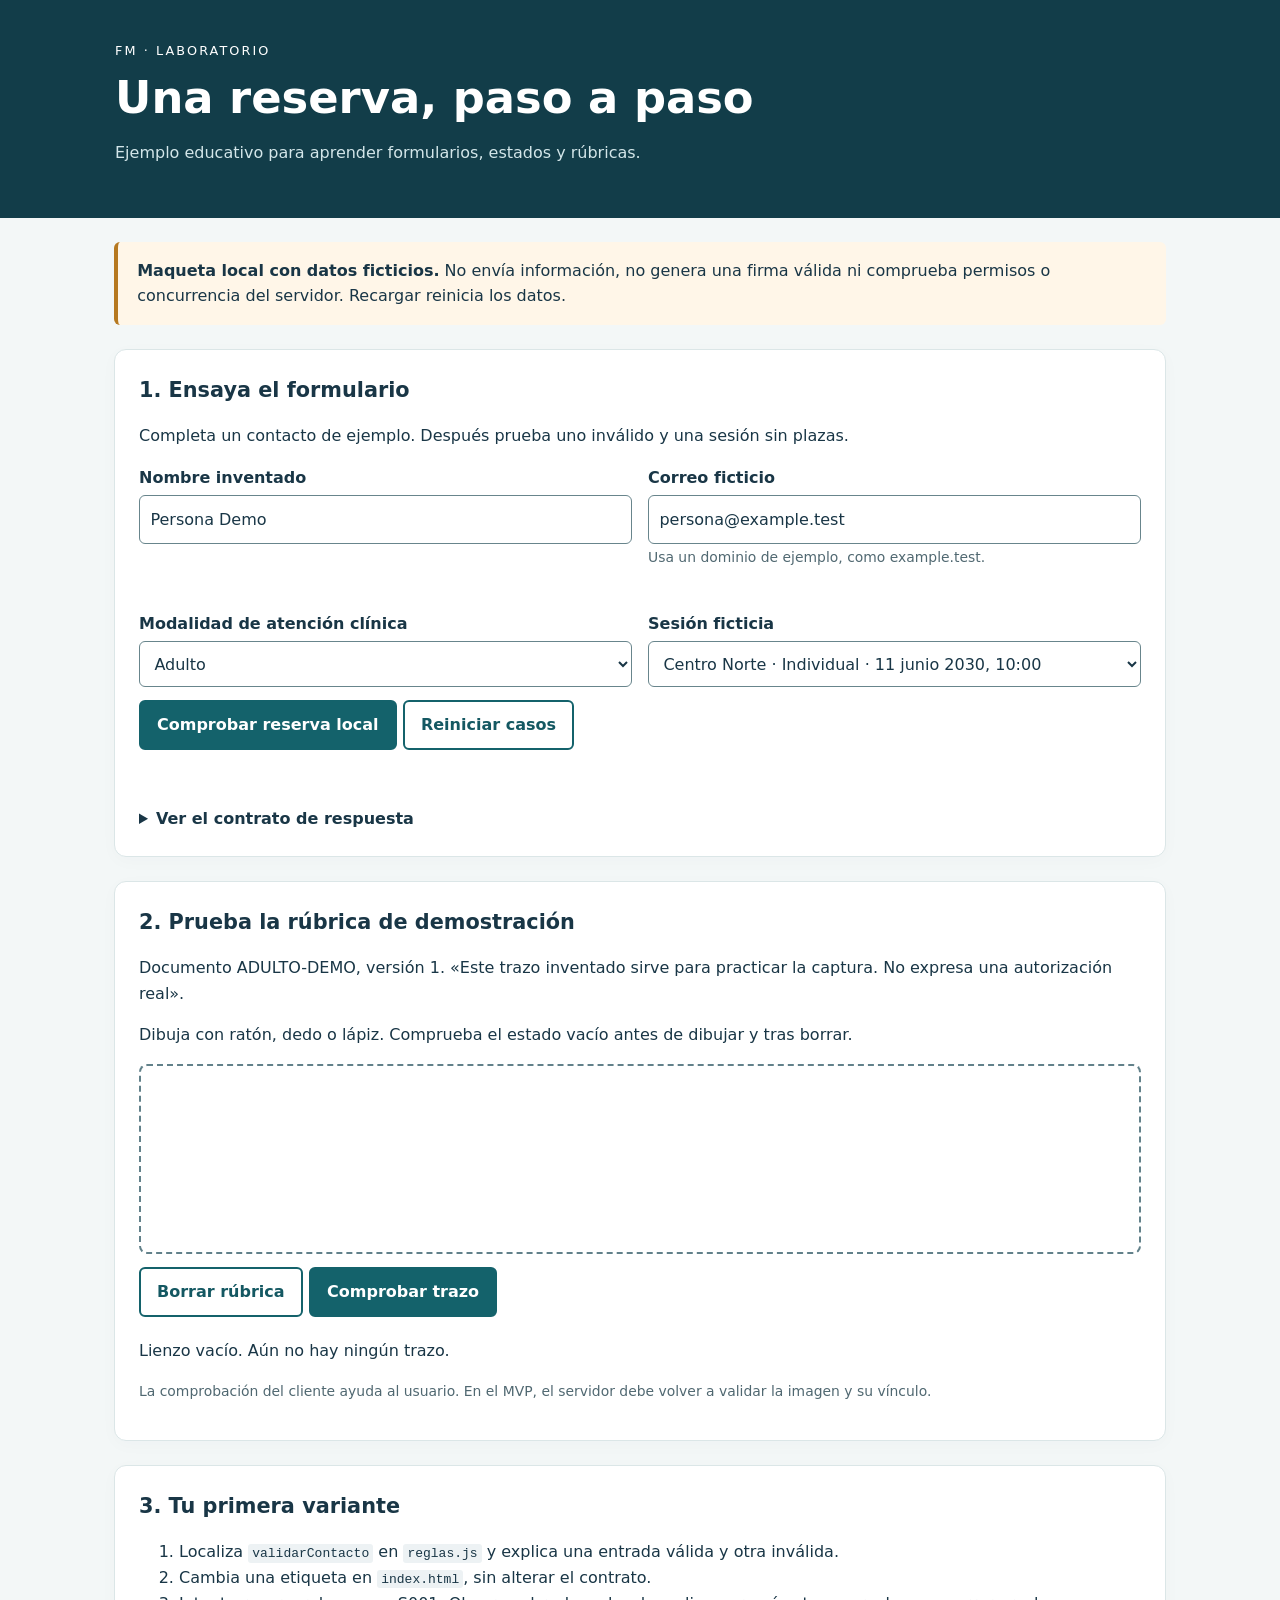
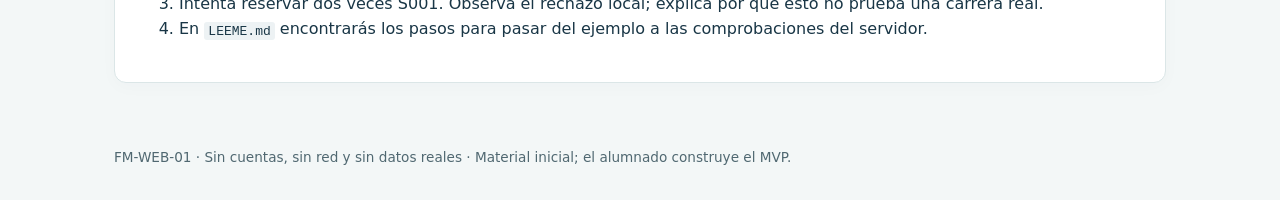
<file: laboratorio/index.html>
<!doctype html>
<html lang="es">
<head><meta charset="utf-8"><meta name="viewport" content="width=device-width, initial-scale=1"><title>Laboratorio Fundación · Primer recorrido</title><link rel="stylesheet" href="estilos.css"></head>
<body>
<header><span class="marca">FM · Laboratorio</span><h1>Una reserva, paso a paso</h1><p>Ejemplo educativo para aprender formularios, estados y rúbricas.</p></header>
<main>
<aside class="aviso"><strong>Maqueta local con datos ficticios.</strong> No envía información, no genera una firma válida ni comprueba permisos o concurrencia del servidor. Recargar reinicia los datos.</aside>
<section aria-labelledby="reserva-titulo"><h2 id="reserva-titulo">1. Ensaya el formulario</h2><p>Completa un contacto de ejemplo. Después prueba uno inválido y una sesión sin plazas.</p>
<form id="reserva" novalidate>
<div class="rejilla"><div><label for="nombre">Nombre inventado</label><input id="nombre" name="nombre" value="Persona Demo" required autocomplete="off"></div><div><label for="contacto">Correo ficticio</label><input id="contacto" name="contacto" type="email" value="persona@example.test" aria-describedby="contacto-ayuda contacto-error" required autocomplete="off"><small id="contacto-ayuda">Usa un dominio de ejemplo, como example.test.</small><p class="error" id="contacto-error"></p></div>
<div><label for="tipo">Modalidad de atención clínica</label><select id="tipo"><option value="adulto">Adulto</option><option value="menor_representado">Menor representado</option></select></div>
<div><label for="sesion">Sesión ficticia</label><select id="sesion"><option value="S001">Centro Norte · Individual · 11 junio 2030, 10:00</option><option value="S002">Centro Norte · Taller adulto · 11 junio 2030, 11:00</option><option value="S003">Centro Sur · Individual · Sin plazas</option></select></div></div>
<button type="submit">Comprobar reserva local</button><button id="reiniciar" type="button" class="secundario">Reiniciar casos</button>
<p id="resultado" class="resultado" role="status" aria-live="polite"></p>
</form><details><summary>Ver el contrato de respuesta</summary><pre id="respuesta">Confirma una reserva para ver el ejemplo JSON.</pre></details>
</section>
<section aria-labelledby="firma-titulo"><h2 id="firma-titulo">2. Prueba la rúbrica de demostración</h2><p>Documento ADULTO-DEMO, versión 1. «Este trazo inventado sirve para practicar la captura. No expresa una autorización real».</p><p>Dibuja con ratón, dedo o lápiz. Comprueba el estado vacío antes de dibujar y tras borrar.</p>
<canvas id="lienzo" width="1000" height="360" aria-label="Zona de dibujo de rúbrica ficticia">Tu navegador no muestra el lienzo; utiliza otro navegador para este ensayo de dibujo.</canvas>
<div class="acciones"><button id="borrar" type="button" class="secundario">Borrar rúbrica</button><button id="comprobar" type="button">Comprobar trazo</button></div><p id="estado-firma" role="status" aria-live="polite">Lienzo vacío. Aún no hay ningún trazo.</p><p class="nota">La comprobación del cliente ayuda al usuario. En el MVP, el servidor debe volver a validar la imagen y su vínculo.</p>
</section>
<section><h2>3. Tu primera variante</h2><ol><li>Localiza <code>validarContacto</code> en <code>reglas.js</code> y explica una entrada válida y otra inválida.</li><li>Cambia una etiqueta en <code>index.html</code>, sin alterar el contrato.</li><li>Intenta reservar dos veces S001. Observa el rechazo local; explica por qué esto no prueba una carrera real.</li><li>En <code>LEEME.md</code> encontrarás los pasos para pasar del ejemplo a las comprobaciones del servidor.</li></ol></section>
</main><footer>FM-WEB-01 · Sin cuentas, sin red y sin datos reales · Material inicial; el alumnado construye el MVP.</footer>
<script src="reglas.js"></script><script src="interfaz.js"></script>
</body></html>
</file>
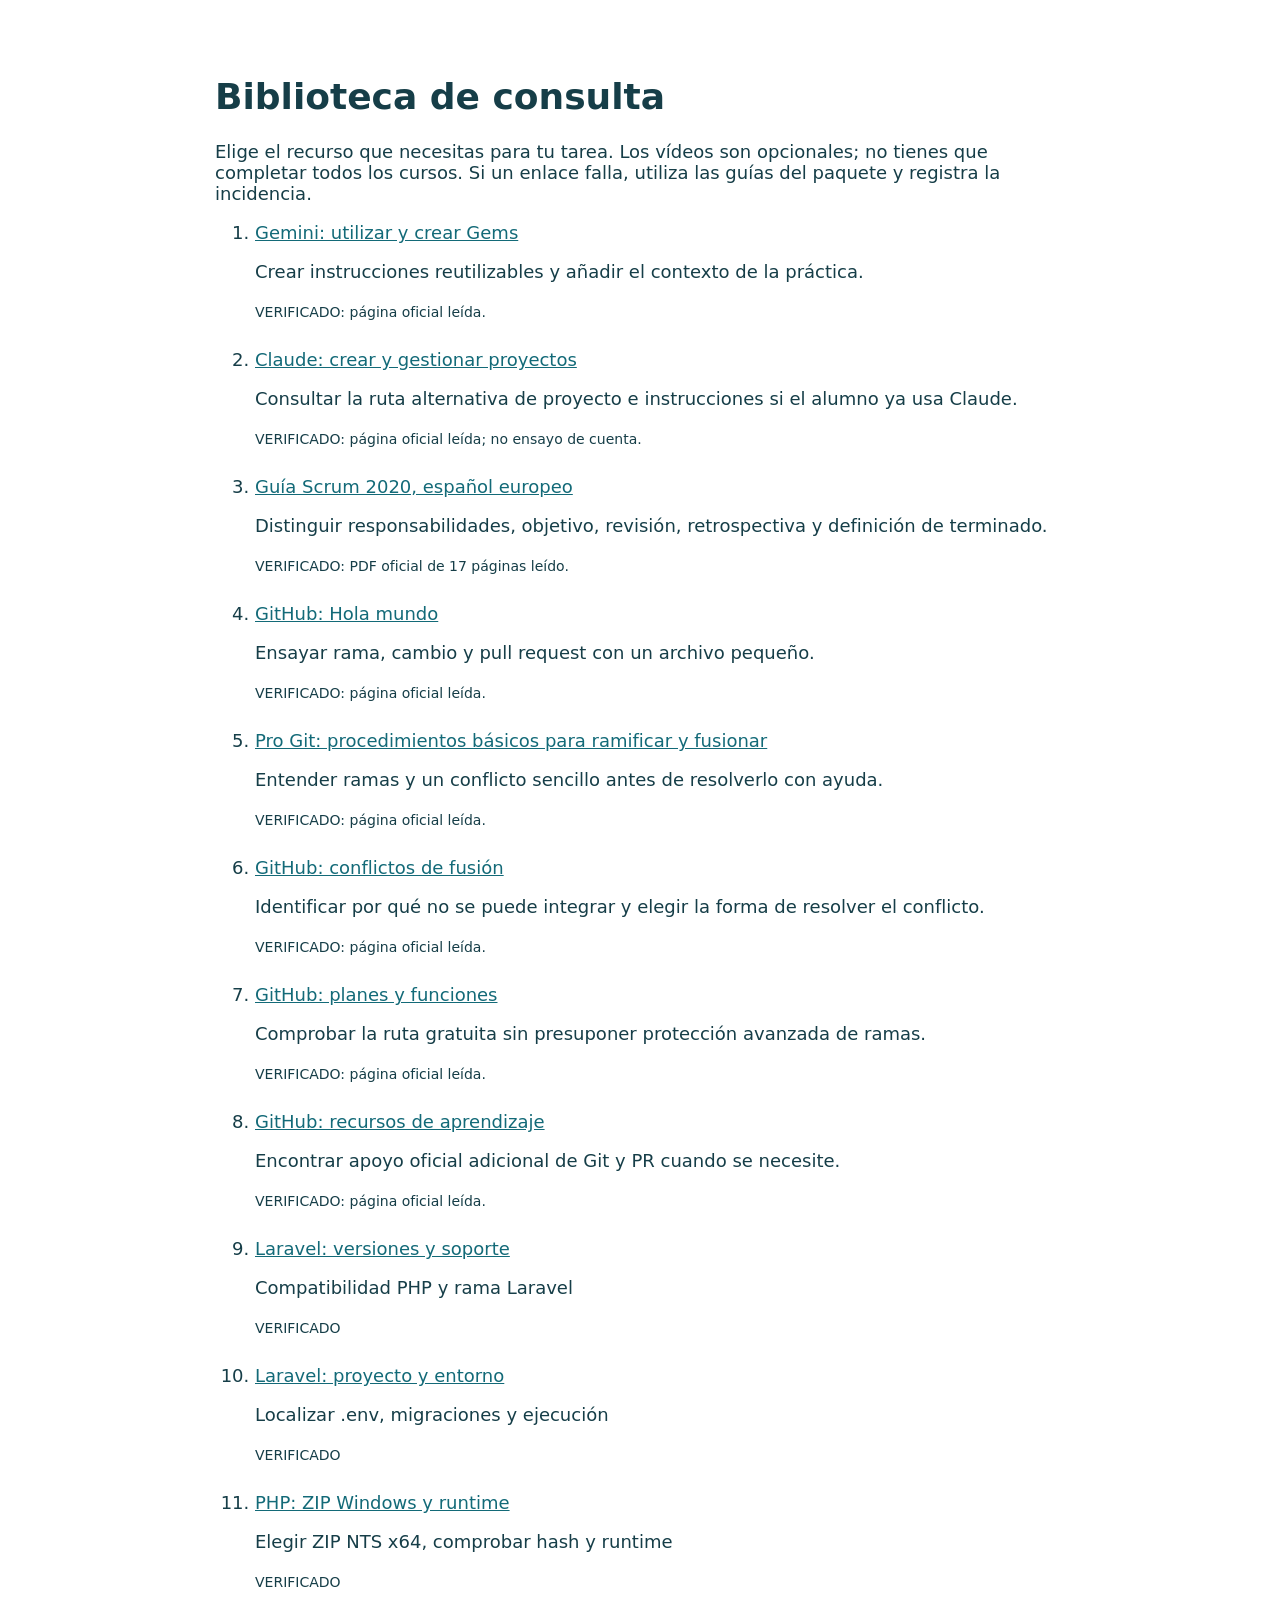
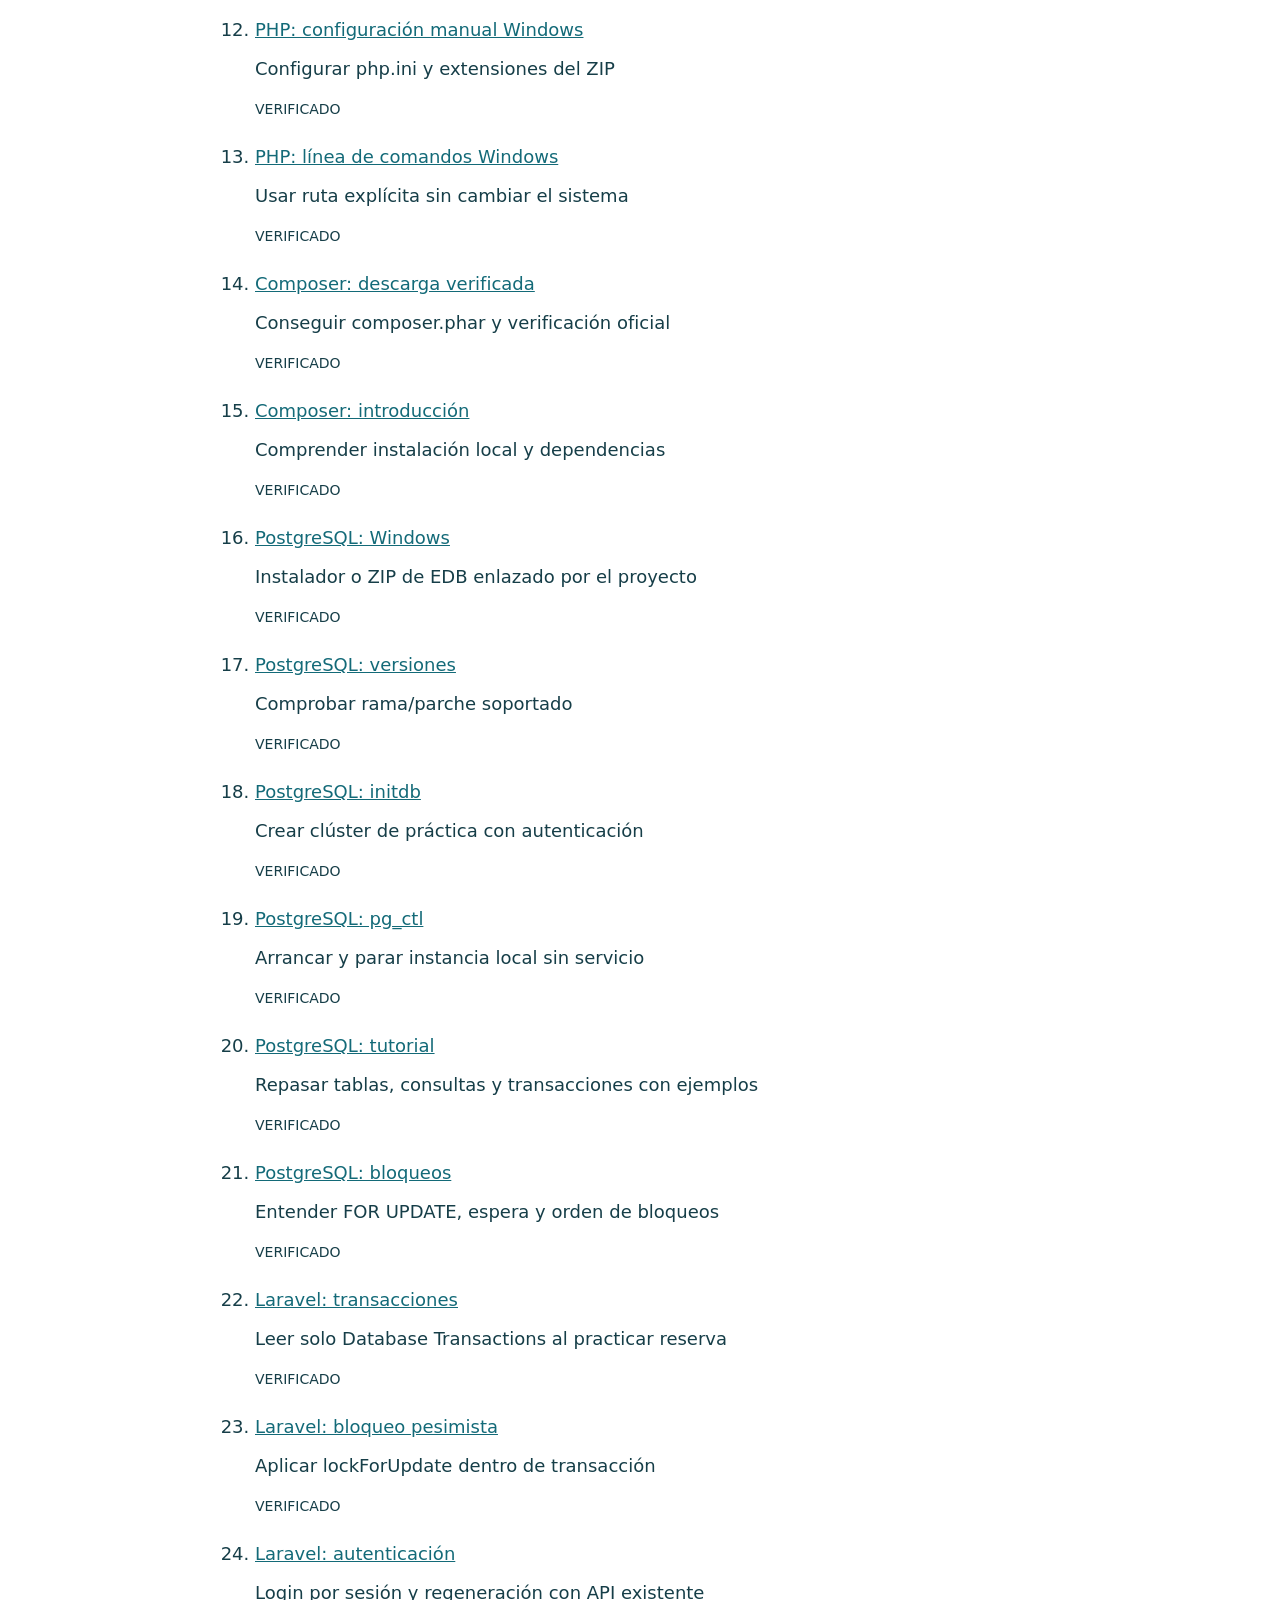
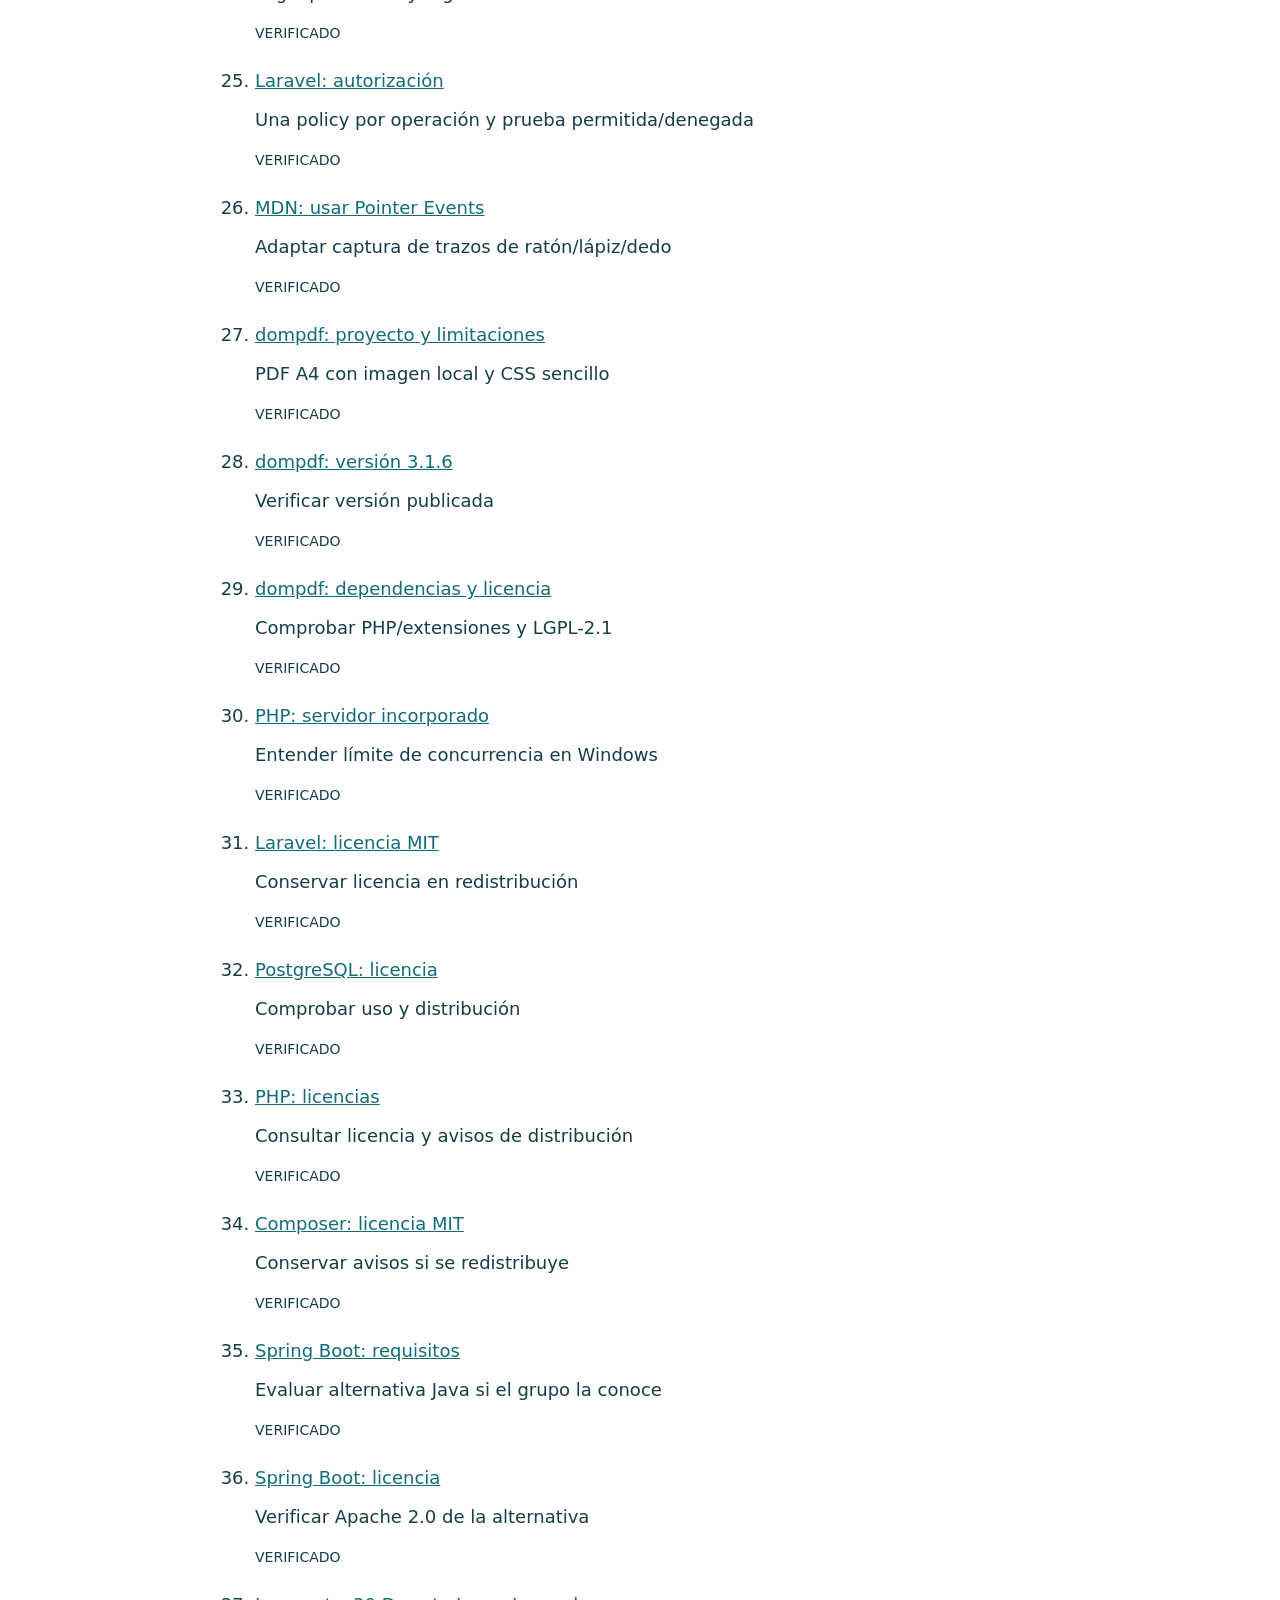
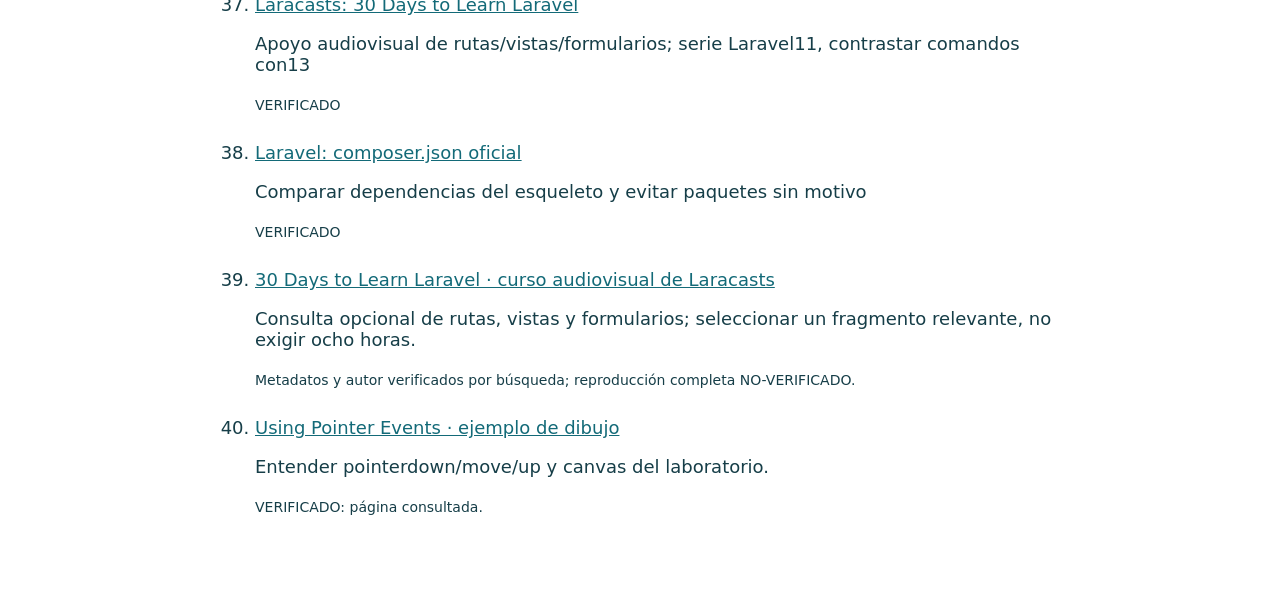
<file: laboratorio/biblioteca.html>
<!doctype html><html lang="es"><meta charset="utf-8"><meta name="viewport" content="width=device-width,initial-scale=1"><title>Biblioteca Fundación</title><style>body{max-width:850px;margin:32px auto;padding:20px;font:18px system-ui;color:#163e48}li{margin-bottom:28px}a{color:#136a78}small{font-size:14px}</style><h1>Biblioteca de consulta</h1><p>Elige el recurso que necesitas para tu tarea. Los vídeos son opcionales; no tienes que completar todos los cursos. Si un enlace falla, utiliza las guías del paquete y registra la incidencia.</p><ol><li><a href="https://support.google.com/gemini/answer/15146780?hl=es">Gemini: utilizar y crear Gems</a><p>Crear instrucciones reutilizables y añadir el contexto de la práctica.</p><small>VERIFICADO: página oficial leída.</small></li><li><a href="https://support.claude.com/en/articles/9519177-how-can-i-create-and-manage-projects">Claude: crear y gestionar proyectos</a><p>Consultar la ruta alternativa de proyecto e instrucciones si el alumno ya usa Claude.</p><small>VERIFICADO: página oficial leída; no ensayo de cuenta.</small></li><li><a href="https://scrumguides.org/docs/scrumguide/v2020/2020-Scrum-Guide-Spanish-European.pdf">Guía Scrum 2020, español europeo</a><p>Distinguir responsabilidades, objetivo, revisión, retrospectiva y definición de terminado.</p><small>VERIFICADO: PDF oficial de 17 páginas leído.</small></li><li><a href="https://docs.github.com/es/get-started/using-github/hello-world">GitHub: Hola mundo</a><p>Ensayar rama, cambio y pull request con un archivo pequeño.</p><small>VERIFICADO: página oficial leída.</small></li><li><a href="https://git-scm.com/book/es/v2/Ramificaciones-en-Git-Procedimientos-B%C3%A1sicos-para-Ramificar-y-Fusionar">Pro Git: procedimientos básicos para ramificar y fusionar</a><p>Entender ramas y un conflicto sencillo antes de resolverlo con ayuda.</p><small>VERIFICADO: página oficial leída.</small></li><li><a href="https://docs.github.com/en/pull-requests/reference/merge-conflicts">GitHub: conflictos de fusión</a><p>Identificar por qué no se puede integrar y elegir la forma de resolver el conflicto.</p><small>VERIFICADO: página oficial leída.</small></li><li><a href="https://docs.github.com/es/get-started/learning-about-github/githubs-plans">GitHub: planes y funciones</a><p>Comprobar la ruta gratuita sin presuponer protección avanzada de ramas.</p><small>VERIFICADO: página oficial leída.</small></li><li><a href="https://docs.github.com/en/get-started/start-your-journey/git-and-github-learning-resources">GitHub: recursos de aprendizaje</a><p>Encontrar apoyo oficial adicional de Git y PR cuando se necesite.</p><small>VERIFICADO: página oficial leída.</small></li><li><a href="https://laravel.com/docs/13.x/releases">Laravel: versiones y soporte</a><p>Compatibilidad PHP y rama Laravel</p><small>VERIFICADO</small></li><li><a href="https://laravel.com/docs/13.x/installation">Laravel: proyecto y entorno</a><p>Localizar .env, migraciones y ejecución</p><small>VERIFICADO</small></li><li><a href="https://windows.php.net/download/">PHP: ZIP Windows y runtime</a><p>Elegir ZIP NTS x64, comprobar hash y runtime</p><small>VERIFICADO</small></li><li><a href="https://www.php.net/manual/en/install.windows.manual.php">PHP: configuración manual Windows</a><p>Configurar php.ini y extensiones del ZIP</p><small>VERIFICADO</small></li><li><a href="https://www.php.net/manual/en/install.windows.commandline.php">PHP: línea de comandos Windows</a><p>Usar ruta explícita sin cambiar el sistema</p><small>VERIFICADO</small></li><li><a href="https://getcomposer.org/download/">Composer: descarga verificada</a><p>Conseguir composer.phar y verificación oficial</p><small>VERIFICADO</small></li><li><a href="https://getcomposer.org/doc/00-intro.md">Composer: introducción</a><p>Comprender instalación local y dependencias</p><small>VERIFICADO</small></li><li><a href="https://www.postgresql.org/download/windows/">PostgreSQL: Windows</a><p>Instalador o ZIP de EDB enlazado por el proyecto</p><small>VERIFICADO</small></li><li><a href="https://www.postgresql.org/support/versioning/">PostgreSQL: versiones</a><p>Comprobar rama/parche soportado</p><small>VERIFICADO</small></li><li><a href="https://www.postgresql.org/docs/18/app-initdb.html">PostgreSQL: initdb</a><p>Crear clúster de práctica con autenticación</p><small>VERIFICADO</small></li><li><a href="https://www.postgresql.org/docs/18/app-pg-ctl.html">PostgreSQL: pg_ctl</a><p>Arrancar y parar instancia local sin servicio</p><small>VERIFICADO</small></li><li><a href="https://www.postgresql.org/docs/18/tutorial.html">PostgreSQL: tutorial</a><p>Repasar tablas, consultas y transacciones con ejemplos</p><small>VERIFICADO</small></li><li><a href="https://www.postgresql.org/docs/18/explicit-locking.html">PostgreSQL: bloqueos</a><p>Entender FOR UPDATE, espera y orden de bloqueos</p><small>VERIFICADO</small></li><li><a href="https://laravel.com/docs/13.x/database">Laravel: transacciones</a><p>Leer solo Database Transactions al practicar reserva</p><small>VERIFICADO</small></li><li><a href="https://laravel.com/docs/13.x/queries#pessimistic-locking">Laravel: bloqueo pesimista</a><p>Aplicar lockForUpdate dentro de transacción</p><small>VERIFICADO</small></li><li><a href="https://laravel.com/docs/13.x/authentication">Laravel: autenticación</a><p>Login por sesión y regeneración con API existente</p><small>VERIFICADO</small></li><li><a href="https://laravel.com/docs/13.x/authorization">Laravel: autorización</a><p>Una policy por operación y prueba permitida/denegada</p><small>VERIFICADO</small></li><li><a href="https://developer.mozilla.org/en-US/docs/Web/API/Pointer_events/Using_Pointer_Events">MDN: usar Pointer Events</a><p>Adaptar captura de trazos de ratón/lápiz/dedo</p><small>VERIFICADO</small></li><li><a href="https://github.com/dompdf/dompdf">dompdf: proyecto y limitaciones</a><p>PDF A4 con imagen local y CSS sencillo</p><small>VERIFICADO</small></li><li><a href="https://github.com/dompdf/dompdf/releases/tag/v3.1.6">dompdf: versión 3.1.6</a><p>Verificar versión publicada</p><small>VERIFICADO</small></li><li><a href="https://github.com/dompdf/dompdf/blob/v3.1.6/composer.json">dompdf: dependencias y licencia</a><p>Comprobar PHP/extensiones y LGPL-2.1</p><small>VERIFICADO</small></li><li><a href="https://www.php.net/manual/en/features.commandline.webserver.php">PHP: servidor incorporado</a><p>Entender límite de concurrencia en Windows</p><small>VERIFICADO</small></li><li><a href="https://github.com/laravel/framework/blob/13.x/LICENSE.md">Laravel: licencia MIT</a><p>Conservar licencia en redistribución</p><small>VERIFICADO</small></li><li><a href="https://www.postgresql.org/about/licence/">PostgreSQL: licencia</a><p>Comprobar uso y distribución</p><small>VERIFICADO</small></li><li><a href="https://www.php.net/license/">PHP: licencias</a><p>Consultar licencia y avisos de distribución</p><small>VERIFICADO</small></li><li><a href="https://github.com/composer/composer/blob/main/LICENSE">Composer: licencia MIT</a><p>Conservar avisos si se redistribuye</p><small>VERIFICADO</small></li><li><a href="https://docs.spring.io/spring-boot/system-requirements.html">Spring Boot: requisitos</a><p>Evaluar alternativa Java si el grupo la conoce</p><small>VERIFICADO</small></li><li><a href="https://github.com/spring-projects/spring-boot/blob/main/LICENSE.txt">Spring Boot: licencia</a><p>Verificar Apache 2.0 de la alternativa</p><small>VERIFICADO</small></li><li><a href="https://laracasts.com/series/30-days-to-learn-laravel-11">Laracasts: 30 Days to Learn Laravel</a><p>Apoyo audiovisual de rutas/vistas/formularios; serie Laravel11, contrastar comandos con13</p><small>VERIFICADO</small></li><li><a href="https://github.com/laravel/laravel/blob/13.x/composer.json">Laravel: composer.json oficial</a><p>Comparar dependencias del esqueleto y evitar paquetes sin motivo</p><small>VERIFICADO</small></li><li><a href="https://www.youtube.com/watch?v=SqTdHCTWqks">30 Days to Learn Laravel · curso audiovisual de Laracasts</a><p>Consulta opcional de rutas, vistas y formularios; seleccionar un fragmento relevante, no exigir ocho horas.</p><small>Metadatos y autor verificados por búsqueda; reproducción completa NO-VERIFICADO.</small></li><li><a href="https://developer.mozilla.org/en-US/docs/Web/API/Pointer_events/Using_Pointer_Events">Using Pointer Events · ejemplo de dibujo</a><p>Entender pointerdown/move/up y canvas del laboratorio.</p><small>VERIFICADO: página consultada.</small></li></ol></html>
</file>
<file: laboratorio/estilos.css>
:root{font-family:system-ui,-apple-system,Segoe UI,sans-serif;color:#193646;background:#f3f7f7;line-height:1.6}*{box-sizing:border-box}body{margin:0}header{background:#123d49;color:#fff;padding:2.3rem max(1.2rem,calc((100% - 1050px)/2))}header h1{font-size:clamp(1.8rem,4vw,2.8rem);line-height:1.15;margin:.6rem 0}header p{color:#d3e6e9}.marca{font-size:.8rem;letter-spacing:.13rem;text-transform:uppercase}main{max-width:1100px;margin:auto;padding:1.5rem}section{background:white;border:1px solid #dbe6e7;border-radius:12px;margin:1.5rem 0;padding:1.5rem;box-shadow:0 4px 18px #163d4906}h2{font-size:1.3rem;margin:0 0 .6rem}.aviso{padding:1rem 1.2rem;border-left:4px solid #b67920;background:#fff6e8;border-radius:6px}.rejilla{display:grid;grid-template-columns:1fr 1fr;gap:1rem}label{display:block;font-weight:650;margin-bottom:.3rem}input,select{width:100%;min-height:46px;padding:.65rem;border:1px solid #68858c;border-radius:6px;background:white;color:#193646;font:inherit}small,.nota{color:#506871;font-size:.87rem}button{font:inherit;font-weight:650;padding:.65rem 1rem;border:2px solid #14626b;border-radius:6px;background:#14626b;color:white;cursor:pointer;margin:.8rem .4rem .3rem 0;min-height:44px}.secundario{background:white;color:#145862}:focus-visible{outline:3px solid #b36a00;outline-offset:3px}.error{color:#a02d25;min-height:1.2rem;margin:.2rem 0}[aria-invalid=true]{border:2px solid #a02d25}.resultado{padding:.6rem 0;font-weight:600}pre{background:#eef4f4;padding:1rem;overflow:auto;border-radius:6px;white-space:pre-wrap;word-break:break-word}canvas{display:block;width:100%;height:190px;border:2px dashed #62818a;border-radius:8px;background:white;touch-action:none}details{margin-top:.7rem}summary{cursor:pointer;font-weight:600}footer{max-width:1100px;margin:auto;padding:1rem 1.5rem 2rem;color:#506871;font-size:.85rem}code{background:#edf2f4;padding:.1rem .25rem;border-radius:3px}@media(max-width:600px){main{padding:.8rem}.rejilla{grid-template-columns:1fr}section{padding:1rem}button{width:100%;margin:.5rem 0}header{padding:1.5rem 1rem}}
</file>
